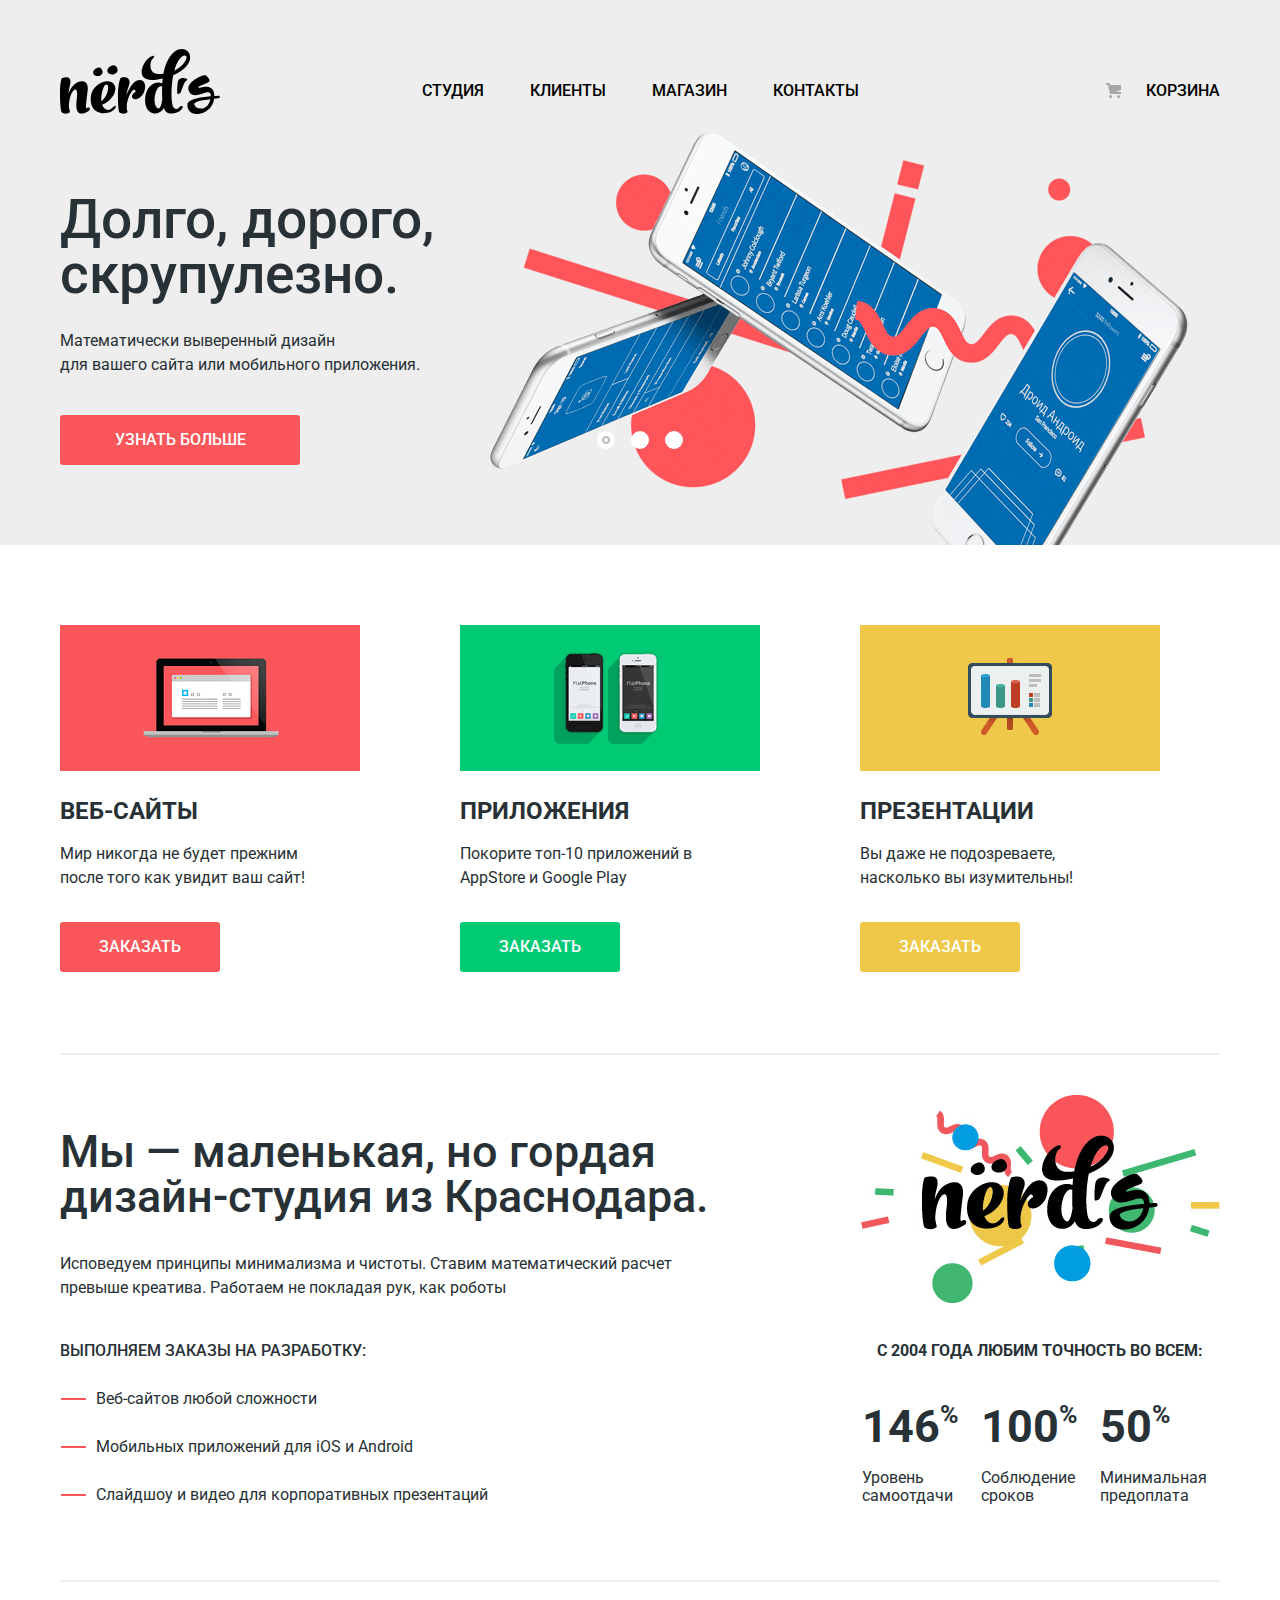
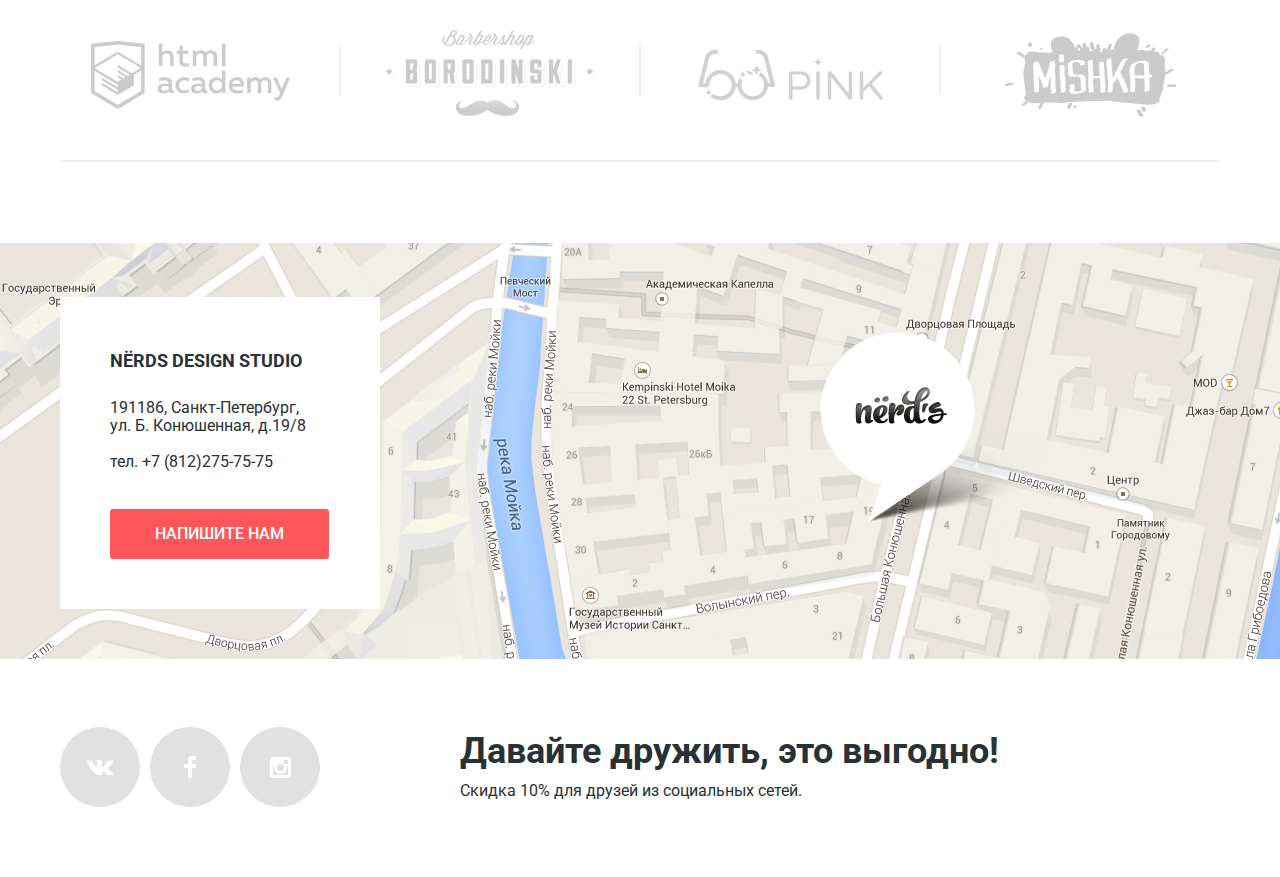
<file: index.html>
<!DOCTYPE html>
<html lang="ru">

<head>
    <meta charset="utf-8">
    <title>HTML Academy: Нёрдс</title>
    <link href="https://fonts.googleapis.com/css?family=Roboto:400,500,700&amp;subset=cyrillic" rel="stylesheet">
    <link rel="stylesheet" href="css/normalize.css">
    <link rel="stylesheet" href="css/style.min.css">
</head>

<body>
    <header class="main-header">
        <nav class="main-navigation container">
            <a class="main-header-logo">
                <img src="img/nerds-logo.svg" width="160" height="65" alt="Логотип Nerds">
            </a>
            <ul class="site-navigation">
                <li><a href="#">Студия</a></li>
                <li><a href="#">Клиенты</a></li>
                <li><a href="nerds-catalog.html">Магазин</a></li>
                <li><a href="#">Контакты</a></li>
            </ul>
            <ul class="cart">
                <li><a class="cart-link" href="#">Корзина</a></li>
            </ul>
        </nav>
    </header>
    <main>
        <h1 class="visually-hidden">Дизайн-студия Nerds</h1>
        <section class="slider">
            <div class="container">
                <h2 class="visually-hidden">Преимущества</h2>
                <input class="visually-hidden" type="radio" id="product-1" name="toggle" checked>
                <input class="visually-hidden" type="radio" id="product-2" name="toggle">
                <input class="visually-hidden" type="radio" id="product-3" name="toggle">
                <div class="slider-controls">
                    <label class="slider-controls-item slider-controls-item--1" for="product-1">Первый</label>
                    <label class="slider-controls-item slider-controls-item--2" for="product-2">Второй</label>
                    <label class="slider-controls-item slider-controls-item--3" for="product-3">Третий</label>
                </div>
                <ul class="slider-list">
                    <li class="slider-item">
                        <h3>Долго, дорого,<br> скрупулезно.</h3>
                        <p>Математически выверенный дизайн<br> для вашего сайта или мобильного приложения.</p>
                        <a class="btn btn-red" href="#">Узнать больше</a>
                    </li>
                    <li class="slider-item">
                        <h3>Любим математику как никто другой</h3>
                        <p>Никакого креатива, только математические формулы для расчета идеальных пропорций.</p>
                        <a class="btn btn-red" href="#">Узнать больше</a>
                    </li>
                    <li class="slider-item">
                        <h3>Только ночь,<br> только хардкор</h3>
                        <p>Работать днем, как все? Мы против этого.<br> Ближе к полуночи работа только начинается.</p>
                        <a class="btn btn-red" href="#">Узнать больше</a>
                    </li>
                </ul>
            </div>
        </section>
        <section class="services">
            <h2 class="visually-hidden">Наши услуги</h2>
            <ul class="services-list container">
                <li class="services-item services-item-suites">
                    <h3 class="services-item-title">Веб-сайты</h3>
                    <p class="services-item-comment">Мир никогда не будет прежним после&nbsp;того как увидит ваш сайт!</p>
                    <a class="btn btn-red" href="#">Заказать</a>
                </li>
                <li class="services-item services-item-applications">
                    <h3 class="services-item-title">Приложения</h3>
                    <p class="services-item-comment">Покорите топ-10 приложений в AppStore и Google Play</p>
                    <a class="btn btn-green" href="#">заказать</a>
                </li>
                <li class="services-item services-item-presentations">
                    <h3 class="services-item-title">Презентации</h3>
                    <p class="services-item-comment">Вы даже не подозреваете, насколько&nbsp;вы изумительны!</p>
                    <a class="btn btn-yellow" href="#">заказать</a>
                </li>
            </ul>
        </section>
        <section class="about-us container">
            <div class="about-us-left-column">
                <h2 class="visually-hidden">О нас</h2>
                <b class="about-us-we">Мы &mdash; маленькая, но гордая дизайн-студия из Краснодара.</b>
                <p class="about-us-principles">Исповедуем принципы минимализма и чистоты. Ставим математический расчет превыше креатива. Работаем не покладая рук, как роботы</p>
                <p class="about-us-services">Выполняем заказы на разработку:</p>
                <ul class="about-us-services-list">
                    <!--Над именами классов этого раздела надо ещё подумать-->
                    <li class="about-us-services-item">Веб-сайтов любой сложности</li>
                    <li class="about-us-services-item">Мобильных приложений для iOS и Android</li>
                    <li class="about-us-services-item">Слайдшоу и видео для корпоративных презентаций</li>
                </ul>
            </div>
            <div class="about-us-right-column">
                <img src="img/nerds-firework.png" width="360" height="208" alt="Картинка Nerds феерверк">
                <p class="about-us-table-title">С 2004 года любим точность во всем:</p>
                <table class="about-us-table">
                    <tr>
                        <td class="about-us-table-percent-figure">146<sup class="about-us-table-percent-simbol">%</sup></td>
                        <td class="about-us-table-percent-figure">100<sup class="about-us-table-percent-simbol">%</sup></td>
                        <td class="about-us-table-percent-figure">50<sup class="about-us-table-percent-simbol">%</sup></td>
                    </tr>
                    <tr class="about-us-table-text">
                        <td class="about-us-table-text">Уровень самоотдачи</td>
                        <td class="about-us-table-text">Соблюдение сроков</td>
                        <td class="about-us-table-text">Минимальная предоплата</td>
                </table>
            </div>
        </section>
        <section class="partners">
            <h2 class="visually-hidden">Наши партнеры</h2>
            <div class="wrap container">
                <a class="wrap-item" href="https://htmlacademy.ru/intensive/htmlcss">
                      <img src="img/html-academy-logo.png" width="199" height="68" alt="html-academy-logo">
                  </a>
                <a class="wrap-item" href="#">
                      <img src="img/borodinski-logo.png" width="209" height="90" alt="Borodinski-logo">
                  </a>
                <a class="wrap-item" href="#">
                      <img src="img/pink-logo.png" width="185" height="52" alt="Pink-logo">
                  </a>
                <a class="wrap-item" href="#">
                      <img src="img/mishka-logo.png" width="173" height="84" alt="Mishka-logo">
                  </a>
            </div>
        </section>
    </main>
    <footer class="main-footer">
        <section class="map-contacts">
            <h2 class="visually-hidden">Как нас найти</h2>
            <iframe src="https://www.google.com/maps/embed?pb=!1m18!1m12!1m3!1d1998.59910436516!2d30.320894616394266!3d59.93879418187623!2m3!1f0!2f0!3f0!3m2!1i1024!2i768!4f13.1!3m3!1m2!1s0x4696310fca5ba729%3A0xea9c53d4493c879f!2z0JHQvtC70YzRiNCw0Y8g0JrQvtC90Y7RiNC10L3QvdCw0Y8g0YPQuy4sIDE5LCDQodCw0L3QutGCLdCf0LXRgtC10YDQsdGD0YDQsywgMTkxMTg2!5e0!3m2!1sru!2sru!4v1512935426668" allowfullscreen></iframe>
            <div class="container">
                <div class="we-in-real">
                    <h3 class="nerds-name">nёrds design studio</h3>
                    <p class="address">191186, Санкт-Петербург, ул.&nbsp;Б. Конюшенная, д.19/8</p>
                    <p class="telephone">тел. +7 (812)275-75-75</p>
                    <a class="btn btn-red write-us-open" href="writeus.html">Напишите нам</a>
                </div>
            </div>
        </section>

        <div class="footer-bottom container">
            <div class="footer-social">
                <a class="social-btn" href="#" target="_blank">
                    <span class="visually-hidden">vk</span>
                    <svg xmlns="http://www.w3.org/2000/svg" width="26" height="15" viewBox="0 0 26 15"><path fill="#FFF" d="M16.138 11.51c.956-.309 2.18 2.04 3.483 2.939.978.681 1.727.534 1.727.534l3.473-.05s1.815-.112.957-1.554c-.071-.12-.503-1.069-2.585-3.022-2.177-2.043-1.882-1.712.739-5.244 1.597-2.153 2.236-3.468 2.036-4.028-.192-.539-1.365-.399-1.365-.399L20.69.713c-.381.001-.704.119-.851.515-.003.004-.621 1.666-1.445 3.079-1.741 2.989-2.436 3.148-2.724 2.961-.661-.433-.494-1.737-.494-2.664 0-2.897.432-4.105-.846-4.417-.427-.104-.739-.172-1.828-.182-1.392-.021-2.574 0-3.244.329-.445.223-.786.712-.579.74.26.035.843.16 1.155.586.401.552.389 1.789.389 1.789s.229 3.411-.54 3.834c-.528.29-1.25-.302-2.803-3.016-.793-1.388-1.392-2.922-1.392-2.922s-.116-.285-.326-.441c-.25-.185-.6-.244-.6-.244L.848.684S.29.7.085.946c-.182.218-.015.668-.015.668s2.909 6.881 6.203 10.347c3.02 3.182 6.452 2.971 6.452 2.971h1.555s.469-.054.709-.312c.224-.24.214-.691.214-.691s-.031-2.109.935-2.419z"/></svg>
                </a>
                <a class="social-btn" href="#" target="_blank">
                    <span class="visually-hidden">facebook</span>
                    <svg xmlns="http://www.w3.org/2000/svg" width="12" height="22" viewBox="0 0 12 22"><path fill="#FFF" d="M12 4V0H8a4 4 0 0 0-4 4v4H0v4h4v10h4V12h4V8H8V4h4z"/></svg>
                </a>
                <a class="social-btn" href="#" target="_blank">
                    <span class="visually-hidden">instagram</span>
                    <svg xmlns="http://www.w3.org/2000/svg" width="21" height="21" viewBox="0 0 21 21"><path fill="#FFF" d="M18 0H3C1.35 0 0 1.35 0 3v15c0 1.65 1.35 3 3 3h15c1.65 0 3-1.35 3-3V3c0-1.65-1.35-3-3-3zm-7.5 7c1.93 0 3.5 1.57 3.5 3.5S12.43 14 10.5 14 7 12.43 7 10.5 8.57 7 10.5 7zM18 18H3V9h1.181A6.504 6.504 0 0 0 4 10.5a6.5 6.5 0 1 0 13 0 6.45 6.45 0 0 0-.181-1.5H18v9zm0-11h-4V3h4v4z"/></svg>
                </a>
            </div>
            <div class="discount-container">
                <b class="footer-lets-be-friends">Давайте дружить, это выгодно!</b>
                <p class="footer-discount">Скидка 10% для друзей из социальных сетей.</p>
            </div>
        </div>
    </footer>
    <section class="write-us">
        <button class="btn-close" type="button">Закрыть</button>
        <form class="write-us-form" method="post" action="#">
            <p class="write-us-form-title">Напишите нам</p>
            <p class="field-title">
                <label for="Your-name">Ваше имя:</label>
                <input id="Your-name" type="text" name="Your-name" value="" placeholder="Представьтесь, пожалуйста">
            </p>
            <p class="field-title">
                <label for="Your-e-mail">Ваш e-mail:</label>
                <input id="Your-e-mail" type="text" name="to" value="" placeholder="Для отправки ответа">
            </p>
            <p class="field-text">
                <label for="comment-field">Текст письма:</label>
                <textarea name="comment" id="comment-field" rows="4" placeholder="В свободной форме"></textarea>
            </p>
            <button class="btn btn-red" type="submit">Отправить</button>
        </form>
    </section>
    <script src="js/main.min.js"></script>
</body>

</html>
</file>
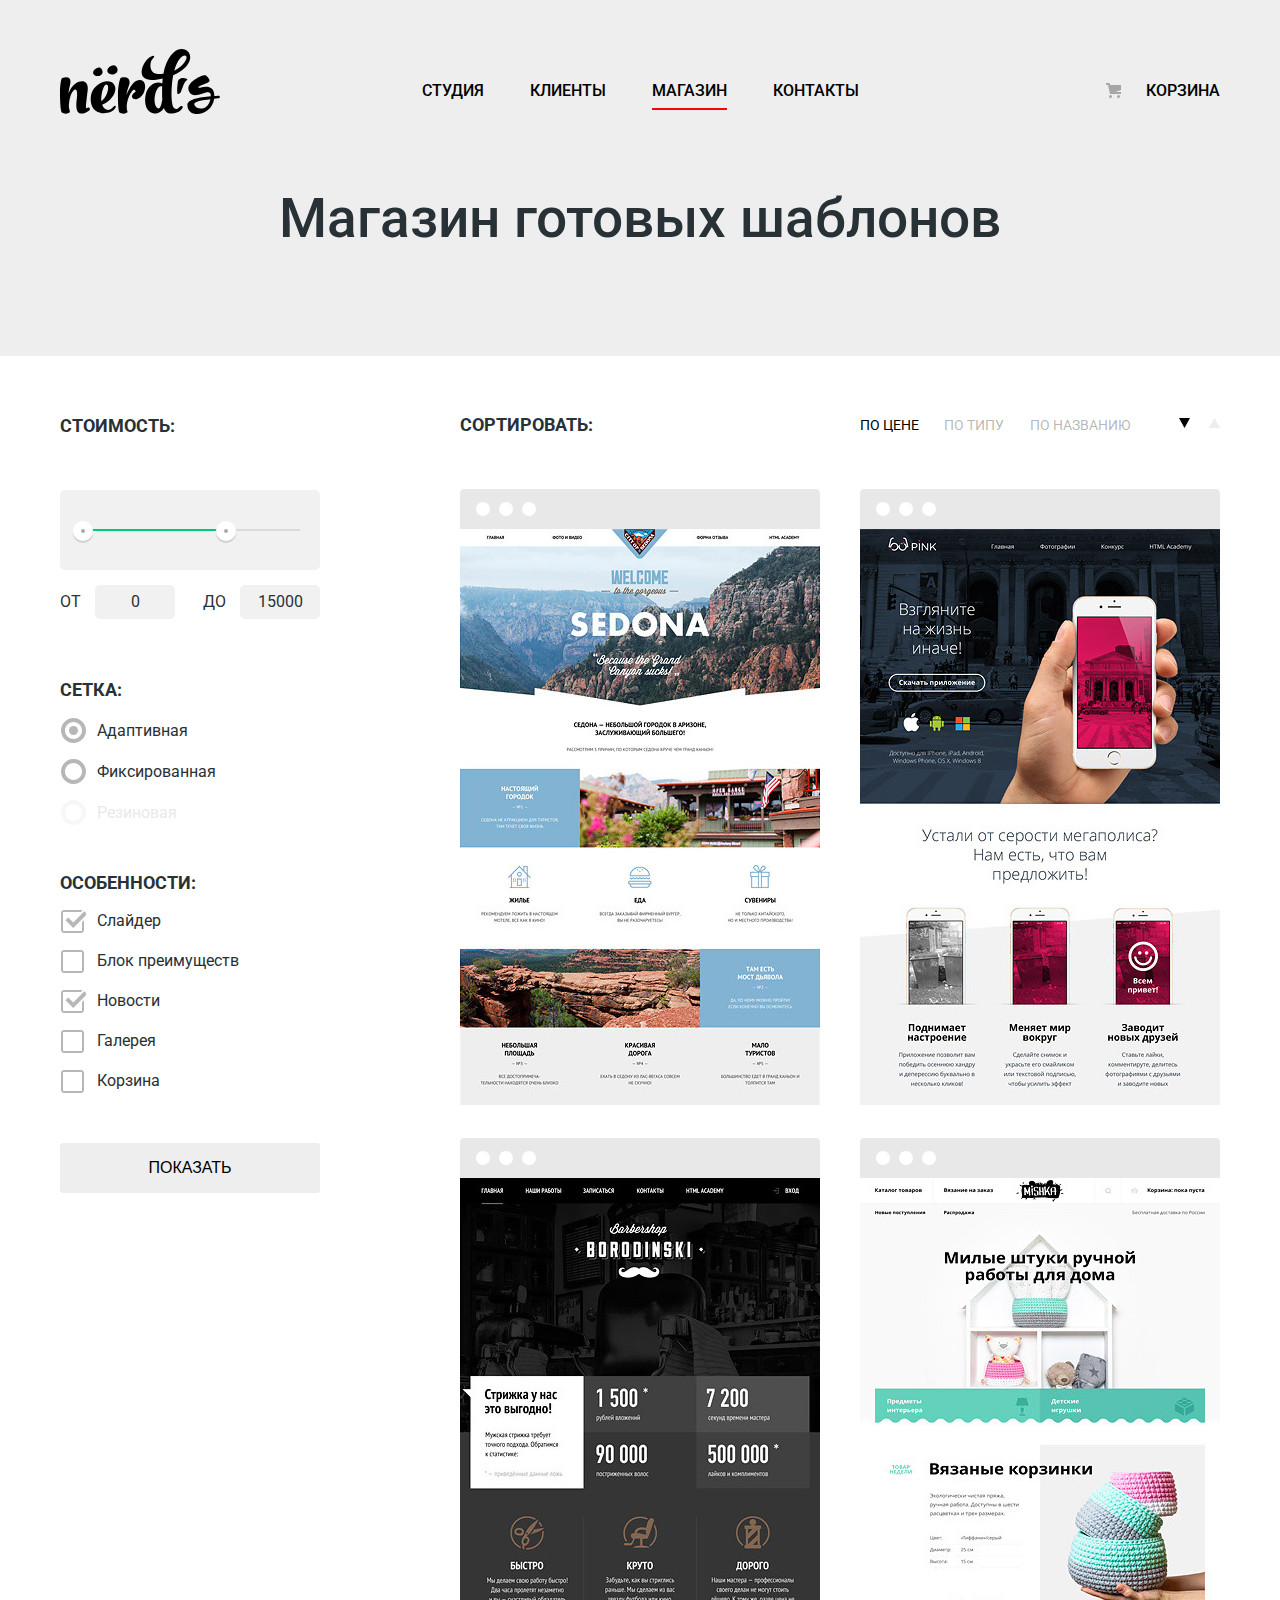
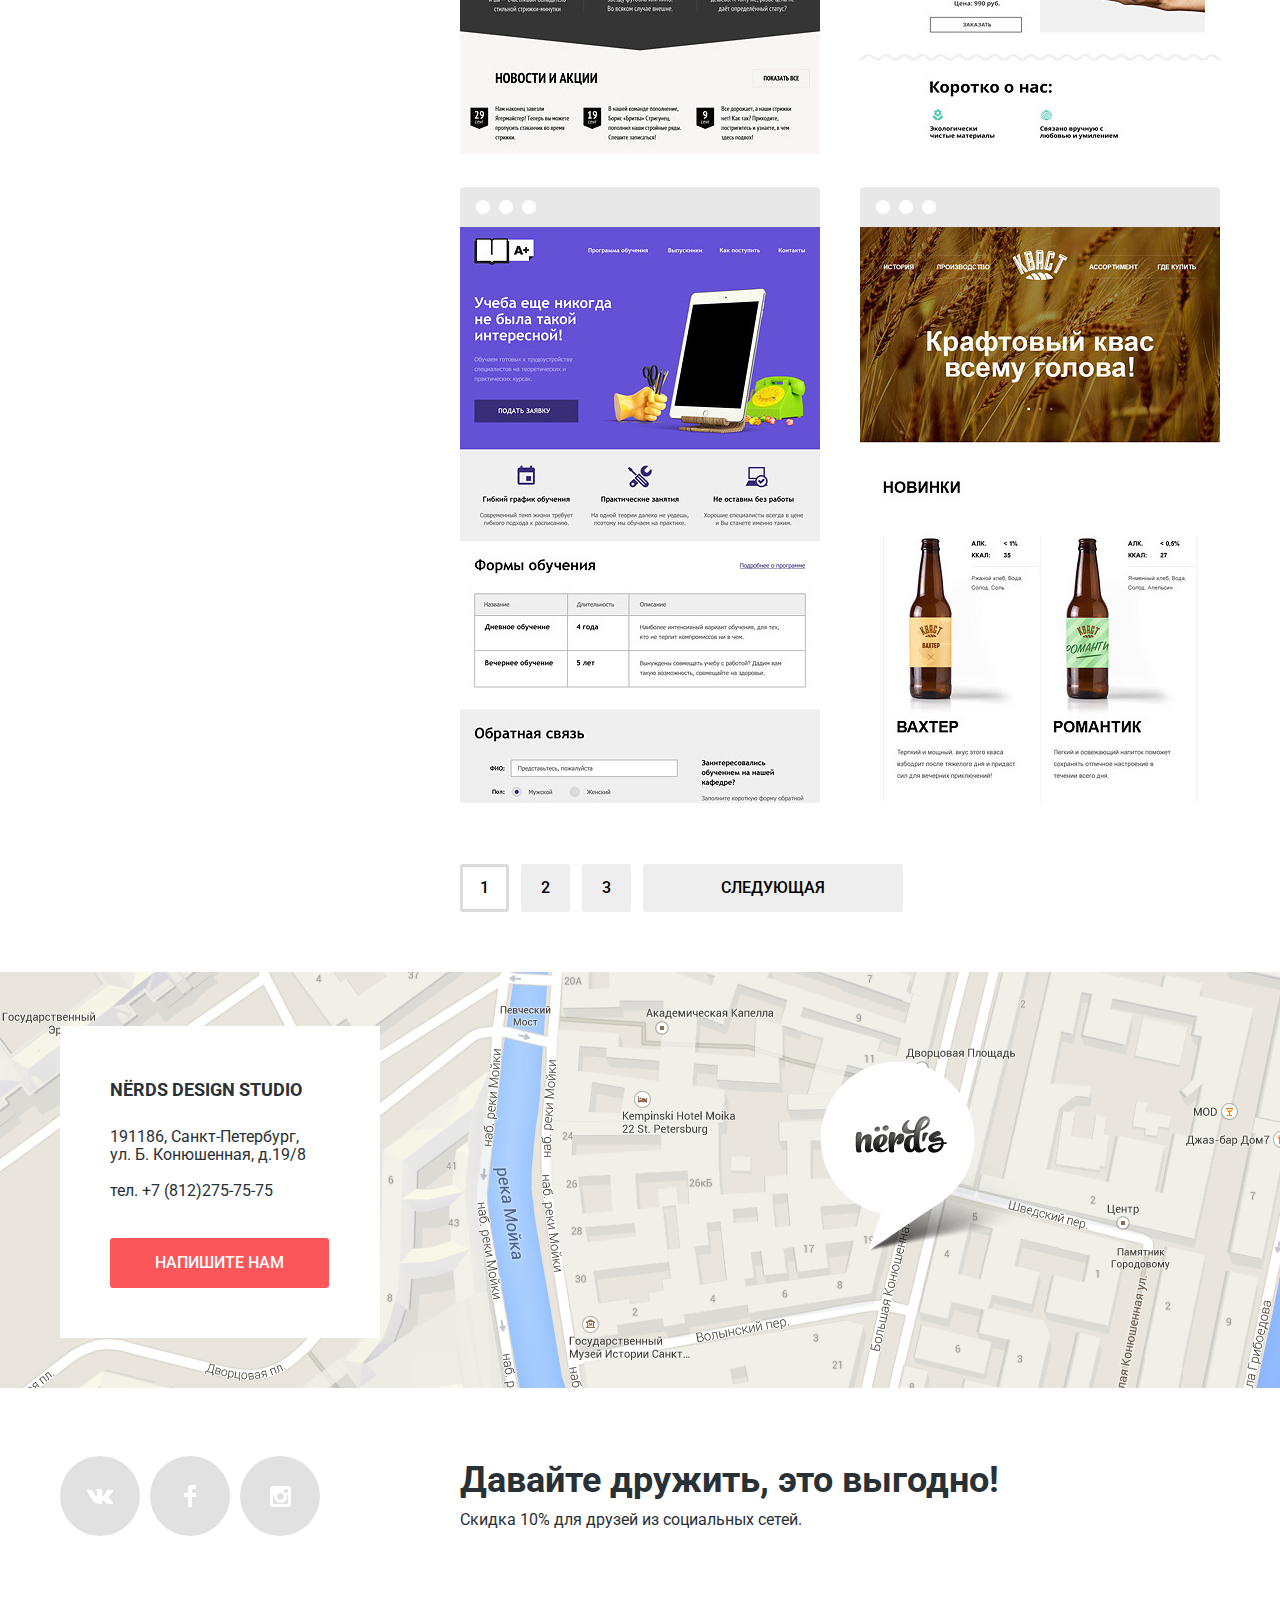
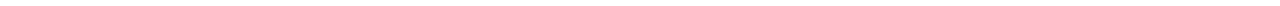
<file: nerds-catalog.html>
<!DOCTYPE html>
<html lang="ru">

<head>
    <meta charset="utf-8">
    <title>HTML Academy: Нёрдс</title>
    <link href="https://fonts.googleapis.com/css?family=Roboto:400,500,700&amp;subset=cyrillic" rel="stylesheet">
    <link rel="stylesheet" href="css/normalize.css">
    <link rel="stylesheet" href="css/style.css">
</head>

<body>
    <header class="main-header">
        <nav class="main-navigation container">
            <a class="main-header-logo" href="index.html">
                <img src="img/nerds-logo.svg" width="160" height="65" alt="Логотип Nerds">
            </a>
            <ul class="site-navigation">
                <li><a href="#">Студия</a></li>
                <li><a href="#">Клиенты</a></li>
                <li><a class="current-page" href="nerds-catalog.html">Магазин</a></li>
                <li><a href="#">Контакты</a></li>
            </ul>
            <ul class="cart">
                <li><a class="cart-link" href="#">Корзина</a></li>
            </ul>
        </nav>
    </header>
    <main>
        <div class="page-title">
            <h1 class="page-title-text container">Магазин готовых шаблонов</h1>
        </div>
        <div class="catalog-columns container">
            <section class="filters">
                <h2 class="visually-hidden">Выбор по параметрам</h2>
                <form class="filter" method="get" action="https://echo.htmlacademy.ru">
                    <fieldset>
                        <legend>Стоимость:</legend>
                        <div class="range-filter">
                            <div class="range-controls">
                                <div class="scale">
                                    <div class="bar"></div>
                                </div>
                                <div class="toggle toggle-min"></div>
                                <div class="toggle toggle-max"></div>
                            </div>
                            <div class="price-controls">
                                <label class="min-price">от <input name="min-price" type="text" value="0"></label>
                                <label class="max-price">до <input name="max-price" type="text" value="15000"></label>
                            </div>
                        </div>
                    </fieldset>
                    <fieldset>
                        <legend class="form-legend">Сетка:</legend>
                        <ul class="grid-options">
                            <li class="filter-option-radio">
                                <input class="visually-hidden filter-input-radio" type="radio" name="grid" value="adaptive-grid" id="parameter-adaptive-grid" checked>
                                <!--Ввести дополнительный класс?-->
                                <label for="parameter-adaptive-grid">Адаптивная</label>
                            </li>
                            <li class="filter-option-radio">
                                <input class="visually-hidden filter-input-radio" type="radio" name="grid" value="fixed-grid" id="parameter-fixed-grid">
                                <label for="parameter-fixed-grid">Фиксированная</label>
                            </li>
                            <li class="filter-option-radio">
                                <input class="visually-hidden filter-input-radio" type="radio" name="grid" value="fluid-grid" id="parameter-fluid-grid" disabled>
                                <label for="parameter-fluid-grid">Резиновая</label>
                            </li>
                        </ul>
                    </fieldset>
                    <fieldset>
                        <legend class="form-legend">Особенности:</legend>
                        <ul class="features-options">
                            <li class="filter-option-checkbox">
                                <input class="visually-hidden filter-input-checkbox" type="checkbox" name="slider" id="slider-field" checked>
                                <label for="slider-field">Слайдер</label>
                            </li>
                            <li class="filter-option-checkbox">
                                <input class="visually-hidden filter-input-checkbox" type="checkbox" name="advantage-unit" id="advantage-unit-field">
                                <label for="advantage-unit-field">Блок преимуществ</label>
                            </li>
                            <li class="filter-option-checkbox">
                                <input class="visually-hidden filter-input-checkbox" type="checkbox" name="news" id="news-field" checked>
                                <label for="news-field">Новости</label>
                            </li>
                            <li class="filter-option-checkbox">
                                <input class="visually-hidden filter-input-checkbox" type="checkbox" name="gallery" id="gallery-field">
                                <label for="gallery-field">Галерея</label>
                            </li>
                            <li class="filter-option-checkbox">
                                <input class="visually-hidden filter-input-checkbox" type="checkbox" name="cart" id="cart-field">
                                <label for="cart-field">Корзина</label>
                            </li>
                        </ul>
                    </fieldset>
                    <button class="btn btn-gray" type="submit">Показать</button>
                </form>
            </section>
            <section class="catalog">
                <h2 class="visually-hidden">Каталог</h2>
                <div class="sorting">
                    <b class="sorting-title">Сортировать:</b>
                    <ul class="sorting-list">
                        <li class="sorting-item active">
                            <a href="#">По цене</a>
                        </li>
                        <li class="sorting-item">
                            <a href="#">По типу</a>
                        </li>
                        <li class="sorting-item">
                            <a href="#">По названию</a>
                        </li>
                    </ul>
                    <div class="sorting-arrows">
                        <a class="sorting-arrow active" href="#">
                            <span class="visually-hidden">По убыванию</span>
                            <svg xmlns="http://www.w3.org/2000/svg" width="11" height="10" viewBox="0 0 11 10"><path d="M5.5 10L0 0h11"/></svg>
                        </a>
                        <a class="sorting-arrow" href="#">
                            <span class="visually-hidden">По взрастанию</span>
                            <svg xmlns="http://www.w3.org/2000/svg" width="11" height="10" viewBox="0 0 11 10"><path d="M5.5 0L0 10h11z"/></svg>
                        </a>
                    </div>
                </div>
                <ul class="catalog-list">
                    <li class="catalog-item">
                        <div class="catalog-item-hover">
                            <a class="catalog-item-title" href="#">
                                <h3>Sedona</h3>
                            </a>
                            <p class="catalog-item-comment">Информационный сайт для&nbsp;туристов</p>
                            <a class="btn btn-red" href="#">9900 руб.</a>
                        </div>
                        <div class="catalog-item-picture">
                            <img src="img/sedona.jpg" alt="Макет сайта Седона" width="360" height="576">
                        </div>
                    </li>
                    <li class="catalog-item">
                        <div class="catalog-item-hover">
                            <a class="catalog-item-title" href="#">
                                <h3>Pink app</h3>
                            </a>
                            <p class="catalog-item-comment">Продуктовый лендинг приложения для iOS и Android</p>
                            <a class="btn btn-red" href="#">9900 руб.</a>
                        </div>
                        <div class="catalog-item-picture">
                            <img src="img/pink.jpg" alt="Макет сайта Пинк" width="360" height="576">
                        </div>
                    </li>
                    <li class="catalog-item">
                        <div class="catalog-item-hover">
                            <a class="catalog-item-title" href="#">
                                <h3>Barbershop</h3>
                            </a>
                            <p class="catalog-item-comment">Сайт салоны красоты. Для&nbsp;мужчин, да.</p>
                            <a class="btn btn-red" href="#">9900 руб.</a>
                        </div>
                        <div class="catalog-item-picture">
                            <img src="img/barbershop.jpg" alt="Макет сайта Барбершоп" width="360" height="576">
                        </div>
                    </li>
                    <li class="catalog-item">
                        <div class="catalog-item-hover">
                            <a class="catalog-item-title" href="#">
                                <h3>Mishka</h3>
                            </a>
                            <p class="catalog-item-comment">Интернет-магазин вязаных&nbsp;игрушек</p>
                            <a class="btn btn-red" href="#">9900 руб.</a>
                        </div>
                        <div class="catalog-item-picture">
                            <img src="img/mishka.jpg" alt="Макет сайта Мишка" width="360" height="576">
                        </div>
                    </li>
                    <li class="catalog-item">
                        <div class="catalog-item-hover">
                            <a class="catalog-item-title" href="#">
                                <h3>A plus</h3>
                            </a>
                            <p class="catalog-item-comment">Лендинг курсов повышения квалификации</p>
                            <a class="btn btn-red" href="#">9900 руб.</a>
                        </div>
                        <div class="catalog-item-picture">
                            <img src="img/a-plus.jpg" alt="Макет сайта А плюс" width="360" height="576">
                        </div>
                    </li>
                    <li class="catalog-item">
                        <div class="catalog-item-hover">
                            <a class="catalog-item-title" href="#">
                                <h3>Кваст</h3>
                            </a>
                            <p class="catalog-item-comment">Промо-сайт производителя крафтового кваса</p>
                            <a class="btn btn-red" href="#">9900 руб.</a>
                        </div>
                        <div class="catalog-item-picture">
                            <img src="img/kvast.jpg" alt="Макет сайта Кваст" width="360" height="576">
                        </div>
                    </li>
                </ul>
                <div class="pagination">
                    <ul class="pagination-list">
                        <li class="pagination-item pagination-item-current"><a href="#">1</a></li>
                        <li class="pagination-item"><a href="#">2</a></li>
                        <li class="pagination-item"><a href="#">3</a></li>
                        <li class="pagination-item-next"><a href="#">Следующая</a></li>
                    </ul>
                </div>
            </section>
        </div>
    </main>
    <footer class="main-footer">
        <section class="map-contacts">
            <h2 class="visually-hidden">Как нас найти</h2>
            <iframe src="https://www.google.com/maps/embed?pb=!1m18!1m12!1m3!1d1998.59910436516!2d30.320894616394266!3d59.93879418187623!2m3!1f0!2f0!3f0!3m2!1i1024!2i768!4f13.1!3m3!1m2!1s0x4696310fca5ba729%3A0xea9c53d4493c879f!2z0JHQvtC70YzRiNCw0Y8g0JrQvtC90Y7RiNC10L3QvdCw0Y8g0YPQuy4sIDE5LCDQodCw0L3QutGCLdCf0LXRgtC10YDQsdGD0YDQsywgMTkxMTg2!5e0!3m2!1sru!2sru!4v1512935426668" allowfullscreen></iframe>
            <div class="container">
                <div class="we-in-real">
                    <h3 class="nerds-name">nёrds design studio</h3>
                    <p class="address">191186, Санкт-Петербург, ул.&nbsp;Б. Конюшенная, д.19/8</p>
                    <p class="telephone">тел. +7 (812)275-75-75</p>
                    <a class="btn btn-red write-us-open" href="writeus.html">Напишите нам</a>
                </div>
            </div>
        </section>

        <div class="footer-bottom container">
            <div class="footer-social">
                <a class="social-btn" href="#" target="_blank">
                    <span class="visually-hidden">vk</span>
                    <svg xmlns="http://www.w3.org/2000/svg" width="26" height="15" viewBox="0 0 26 15"><path fill="#FFF" d="M16.138 11.51c.956-.309 2.18 2.04 3.483 2.939.978.681 1.727.534 1.727.534l3.473-.05s1.815-.112.957-1.554c-.071-.12-.503-1.069-2.585-3.022-2.177-2.043-1.882-1.712.739-5.244 1.597-2.153 2.236-3.468 2.036-4.028-.192-.539-1.365-.399-1.365-.399L20.69.713c-.381.001-.704.119-.851.515-.003.004-.621 1.666-1.445 3.079-1.741 2.989-2.436 3.148-2.724 2.961-.661-.433-.494-1.737-.494-2.664 0-2.897.432-4.105-.846-4.417-.427-.104-.739-.172-1.828-.182-1.392-.021-2.574 0-3.244.329-.445.223-.786.712-.579.74.26.035.843.16 1.155.586.401.552.389 1.789.389 1.789s.229 3.411-.54 3.834c-.528.29-1.25-.302-2.803-3.016-.793-1.388-1.392-2.922-1.392-2.922s-.116-.285-.326-.441c-.25-.185-.6-.244-.6-.244L.848.684S.29.7.085.946c-.182.218-.015.668-.015.668s2.909 6.881 6.203 10.347c3.02 3.182 6.452 2.971 6.452 2.971h1.555s.469-.054.709-.312c.224-.24.214-.691.214-.691s-.031-2.109.935-2.419z"/></svg>
                </a>
                <a class="social-btn" href="#" target="_blank">
                    <span class="visually-hidden">facebook</span>
                    <svg xmlns="http://www.w3.org/2000/svg" width="12" height="22" viewBox="0 0 12 22"><path fill="#FFF" d="M12 4V0H8a4 4 0 0 0-4 4v4H0v4h4v10h4V12h4V8H8V4h4z"/></svg>
                </a>
                <a class="social-btn" href="#" target="_blank">
                    <span class="visually-hidden">instagram</span>
                    <svg xmlns="http://www.w3.org/2000/svg" width="21" height="21" viewBox="0 0 21 21"><path fill="#FFF" d="M18 0H3C1.35 0 0 1.35 0 3v15c0 1.65 1.35 3 3 3h15c1.65 0 3-1.35 3-3V3c0-1.65-1.35-3-3-3zm-7.5 7c1.93 0 3.5 1.57 3.5 3.5S12.43 14 10.5 14 7 12.43 7 10.5 8.57 7 10.5 7zM18 18H3V9h1.181A6.504 6.504 0 0 0 4 10.5a6.5 6.5 0 1 0 13 0 6.45 6.45 0 0 0-.181-1.5H18v9zm0-11h-4V3h4v4z"/></svg>
                </a>
            </div>
            <div class="discount-container">
                <b class="footer-lets-be-friends">Давайте дружить, это выгодно!</b>
                <p class="footer-discount">Скидка 10% для друзей из социальных сетей.</p>
            </div>
        </div>
    </footer>
    <section class="write-us">
        <button class="btn-close" type="button">Закрыть</button>
        <form class="write-us-form" method="post" action="#">
            <p class="write-us-form-title">Напишите нам</p>
            <p class="field-title">
                <label for="Your-name">Ваше имя:</label>
                <input id="Your-name" type="text" name="Your-name" value="" placeholder="Представьтесь, пожалуйста">
            </p>
            <p class="field-title">
                <label for="Your-e-mail">Ваш e-mail:</label>
                <input id="Your-e-mail" type="text" name="to" value="" placeholder="Для отправки ответа">
            </p>
            <p class="field-text">
                <label for="comment-field">Текст письма:</label>
                <textarea name="comment" id="comment-field" rows="4" placeholder="В свободной форме"></textarea>
            </p>
            <button class="btn btn-red" type="submit">Отправить</button>
        </form>
    </section>
    <script src="js/main.min.js"></script>
</body>

</html>
</file>
<file: css/style.css>
body {
    min-width: 1200px;
    margin: 0;
    padding: 0;

    font-family: "Roboto", Arial, sans-serif;
    font-size: 16px;
    line-height: 24px;
    font-weight: 400;
    color: #283136;

    background-color: #ffffff;
}

.visually-hidden {
    position: absolute;
    width: 1px;
    height: 1px;
    margin: -1px;
    border: 0;
    padding: 0;
    clip: rect(0 0 0 0);
    overflow: hidden;
}

a {
    text-decoration: none;
}

.btn {
    display: block;
    padding: 16px 0;
    

    font-size: 16px;
    line-height: 18px;
    font-weight: 500;
    color: rgba(255, 255, 255, 1);
    text-transform: uppercase;
    text-align: center;
    text-decoration: none;

    background-color: #fb565a;
    border-radius: 3px;
    border: none;
}
.btn:focus {
    outline: 0;
}
.btn:active {
    -webkit-box-shadow: inset 0 3px 0 rgba(0, 1, 1, 0.1);
            box-shadow: inset 0 3px 0 rgba(0, 1, 1, 0.1);
}

.btn-red {
    background-color: #fb565a;
}
.btn-red:hover,
.btn-red:focus {
    background-color: #e74246;
}
.btn-red:active {
    color: rgba(255, 255, 255, 0.3);
    background-color: #d7373b;
}

.btn-green {
    background-color: #00ca74;
}
.btn-green:hover,
.btn-green:focus {
    background-color: #00bc6c;
}
.btn-green:active {
    color: rgba(255, 255, 255, 0.3);
    background-color: #00aa62;
}

.btn-yellow {
    background-color: #efc84a;
}
.btn-yellow:hover,
.btn-yellow:focus {
    background-color: #eab534;
}
.btn-yellow:active {
    color: rgba(255, 255, 255, 0.3);
    background-color: #e5a722;
}

.btn-gray {
    color: rgba(0, 0, 0, 1);
    background-color: #eeeeee;
}
.btn-gray:hover,
.btn-gray:focus {
    background-color: #dfdfdf;
}
.btn-gray:active {
    color: rgba(0, 0, 0, 0.3);

    background-color: #d5d5d5;
}
.container {
    width: 1200px;
    padding: 0 20px;
    margin: 0 auto;
    -webkit-box-sizing: border-box;
    box-sizing: border-box;
}

.main-header {
    background-color: #eeeeee;
}

.main-navigation {
    display: -webkit-box;
    display: -ms-flexbox;
    display: flex;   

    font-size: 16px;
    line-height: 30px;
    font-weight: 500;
    text-transform: uppercase;
}
.main-header-logo {
    margin: 0;
    padding: 0;
    margin-top: 49px;
    margin-right: 195px;
    margin-bottom: 0;
}
.main-header-logo:hover,
.main-header-logo:focus {
    opacity: 0.8;
    outline: 0;
}
.main-header-logo:active {
    opacity: 0.3;
}
.site-navigation {
    display: -webkit-box;
    display: -ms-flexbox;
    display: flex;
    flex-wrap: wrap;
    width: 640px;
    margin-top: 76px;
    margin-bottom: 0;
    padding: 0;
    padding-left: 7px;

    list-style: none;
}

.cart {
    margin-top: 76px;
    margin-bottom: 0;

    list-style: none;
}

.cart-link {
    position: relative;
    padding-left: 50px;
}

.cart-link::before {
    content: "";

    position: absolute;
    top: 2px;
    left: 10px;

    width: 16px;
    height: 18px;

    background-image: url("../img/cart-icon.svg");
    background-repeat: no-repeat;
    background-position: 0 0;
}

.site-navigation a {
    color: #000000;
    margin-right: 46px;
}
.cart-link {
    color: #000000;
}
.site-navigation a:hover,
.cart-link:hover,
.site-navigation a:focus,
.cart-link:focus {
    color: #fb565a;
    outline: 0;
}

.site-navigation a:active,
.cart-link:active {
    color: rgba(0, 0, 0, 0.3);
}

.site-navigation .current-page {
    position: relative;
}
.site-navigation .current-page::after {
    position: absolute;
    content: "";
    
    width: 100%;
    height: 2px;
    left: 0;
    bottom: -10px;
    
    background-color: red;
    
}
/*----------------------------------------Слайдер----------------------------------------*/
.slider {
    position: relative;

    background-color: #eeeeee;
}

.slider-controls {
    position: absolute;
    left: 50%;
    bottom: 104px;
    z-index: 100;

    width: 160px;
    height: 18px;

    text-align: center;
    font-size: 0;
    -webkit-transform: translateX(-50%);
        -ms-transform: translateX(-50%);
            transform: translateX(-50%);
}

.slider-controls label {
    position: relative;

    display: inline-block;
    vertical-align: top;
    width: 18px;
    height: 18px;
    padding: 8px;

    border-radius: 50%;
    cursor: pointer;
}

.slider-controls label::after {
    content: "";

    position: absolute;
    top: 8px;
    left: 8px;
    z-index: 1;

    width: 18px;
    height: 18px;

    background: #ffffff;

    border-radius: 50%;
}

.slider-list {
    margin: 0;
    padding: 0;

    list-style: none;
}

.slider-item {
    display: none;
    padding: 68px 0 80px 0;
}

.slider-item:nth-child(1) {
    background-image: url("../img/slider-picture-1.png");
    background-repeat: no-repeat;
    background-position: 93% 8px;
}

.slider-item:nth-child(2) {
    background-image: url("../img/slider-picture-2.png");
    background-repeat: no-repeat;
    background-position: 100% 0;
}

.slider-item:nth-child(3) {
    background-image: url("../img/slider-picture-3.png");
    background-repeat: no-repeat;
    background-position: 100% 20px;
}

#product-1:checked ~ .slider-list .slider-item:nth-child(1) {
    display: block;
}

#product-2:checked ~ .slider-list .slider-item:nth-child(2) {
    display: block;
}

#product-3:checked ~ .slider-list .slider-item:nth-child(3) {
    display: block;
}

#product-1:checked ~ .slider-controls .slider-controls-item--1::before,
#product-2:checked ~ .slider-controls .slider-controls-item--2::before,
#product-3:checked ~ .slider-controls .slider-controls-item--3::before {
    content: "";
    position: absolute;
    left: 50%;
    top: 50%;
    z-index: 2;
    width: 4px;
    height: 4px;
    margin: -4px;
    background-color: inherit;
    border: 2px solid #c1c1c1;
    border-radius: 50%;
}

.slider-item h3 {
    max-width: 600px;
    margin: 0;
    margin-bottom: 27px;

    font-size: 55px;
    line-height: 55px;
    font-weight: 500;
}

.slider-item p {
    max-width: 430px;
    margin: 0;
    margin-bottom: 38px;
}

.slider .btn {
    width: 240px;
}

/*----------------------------------------Наши услуги----------------------------------------*/

.services {
    margin: 0;
    padding: 0;
}

.services-list {
    display: -webkit-box;
    display: -ms-flexbox;
    display: flex;
    -webkit-box-align: start;
        -ms-flex-align: start;
            align-items: flex-start;
    -webkit-box-pack: start;
        -ms-flex-pack: start;
            justify-content: flex-start;
    list-style: none;position: relative;
    padding-bottom: 83px;
}
.services-list::before {
    position: absolute;
    content: "";
    
    width: 1160px;
    height: 2px;
    left: 20px;
    bottom: 0;
    
    background-color: #eeeeee;
}

.services-item {
    position: relative;
    width: 300px;
    margin: 0;
    margin-right: 100px;
    margin-top: 80px;
    padding: 0;
}
.services-item::before {
    content: "";
    display: block;

    position: relative;
    top: 0px;
    left: 0;

    width: 300px;
    height: 146px;


    background-repeat: no-repeat;
    background-position: 0 0;
}
.services-item-suites::before {
        background-image: url("../img/services-item-suites-picture.png");
}
.services-item-applications::before {
        background-image: url("../img/services-item-applications-picture.png");
}
.services-item-presentations::before {
        background-image: url("../img/services-item-presentations-picture.png");
}

.services-item-title {
    font-size: 24px;
    line-height: 30px;
    font-weight: 700;
    text-transform: uppercase;
    margin-top: 25px;
    margin-bottom: 16px
}
.services-item-comment {
    margin: 0;
    margin-bottom: 32px;
    padding: 0;
}

.services .btn {
    width: 160px;
}

/*----------------------------------------О нас----------------------------------------*/

.about-us {
    display: -webkit-box;
    display: -ms-flexbox;
    display: flex;
    -webkit-box-pack: justify;
        -ms-flex-pack: justify;
            justify-content: space-between;
    -ms-flex-line-pack: center;
        align-content: center;
    padding-bottom: 40px;
    position: relative;
}
.about-us::before {
    position: absolute;
    content: "";
    
    width: 1160px;
    height: 2px;
    left: 20px;
    bottom: 0;
    
    background-color: #eeeeee;
}
.about-us-left-column {
    padding-top: 74px;
    width: 660px;
    padding-right: 140px;
}

.about-us-right-column {
    padding-top: 40px;
    width: 360px;
}

.about-us-we {
    margin: 0;
    padding: 0;
    font-size: 45px;
    line-height: 45px;
    font-weight: 500;
}
.about-us-principles {
    margin: 0;
    margin-top: 33px;
    padding: 0;
}
.about-us-services {
    margin: 0;
    margin-top: 39px;
    padding: 0;
    font-size: 16px;
    line-height: 24px;
    font-weight: 500;
    text-transform: uppercase;
}
.about-us-services-list {
    margin: 0;
    margin-top: 24px;
    padding: 0;
    padding-left: 36px;
    list-style: none;
}
.about-us-services-item {
    margin: 0;
    margin-bottom: 24px;
    padding: 0;
    position: relative;
    
}
.about-us-services-item::before {
    content: "";
    position: absolute;
    
    top: 11px;
    left: -35px;

    width: 25px;
    height: 2px;
    background-color: #fb565a;
}
.about-us-table-title {
    margin: 0;
    margin-top: 29px;
    margin-bottom: 57px;
    padding: 0;
    text-transform: uppercase;
    font-weight: 700;
    text-align: center
}
.about-us-table td {
    margin: 0;
    padding: 0;
    padding-bottom: 35px;
    padding-right: 21px;
}
.about-us-table-percent-figure {
    font-size: 45px;
    line-height: 10px;
    font-weight: 700;
    margin: 0;
    padding: 0;
}

.about-us-table-percent-simbol {
    font-size: 25px;
    line-height: 10px;
    font-weight: 700;
    margin: 0;
    padding: 0;
    vertical-align: top;
}

.about-us-table-text {
    line-height: 18px;
}

/*----------------------------------------партнёры----------------------------------------*/

.wrap {
    display: -webkit-box;
    display: -ms-flexbox;
    display: flex;
    -webkit-box-pack: justify;
        -ms-flex-pack: justify;
            justify-content: space-between;
    -webkit-box-align: center;
        -ms-flex-align: center;
            align-items: center;
    margin-bottom: 81px;
    padding-top: 48px;
    padding-bottom: 42px;
    position: relative;
}
.wrap::before {
    position: absolute;
    content: "";
    
    width: 1160px;
    height: 2px;
    left: 20px;
    bottom: 0;
    
    background-color: #eeeeee;
}
.wrap-item {
    display: -webkit-box;
    display: -ms-flexbox;
    display: flex;
    -webkit-box-pack: center;
        -ms-flex-pack: center;
            justify-content: center;
    -webkit-box-align: center;
        -ms-flex-align: center;
            align-items: center;
    width: 260px;
    position: relative;
}
.wrap-item:nth-child(2)::before {
    position: absolute;
    content: "";
    
    width: 2px;
    height: 50px;
    left: -21px;
    top: 16px;
    
    background-color: #eeeeee;
}
.wrap-item:nth-child(2)::after {
    position: absolute;
    content: "";
    
    width: 2px;
    height: 50px;
    right: -21px;
    top: 16px;
    
    background-color: #eeeeee;
}
.wrap-item:nth-child(3)::after {
    position: absolute;
    content: "";
    
    width: 2px;
    height: 50px;
    right: -21px;
    top: -4px;
    
    background-color: #eeeeee;
}
.wrap-item img {
    opacity: 0.2;
}
.wrap-item:hover img,
.wrap-item:focus img {
    opacity: 1;
    outline: 0;
}
.wrap-item:focus {
    outline: 0;
}
.wrap-item:active img {
    opacity: 0.1;
}

/*----------------------------------------Как нас найти----------------------------------------*/
.map-contacts {
    min-height: 416px;
    position: relative;
    background-color: #f1efe8;
    background-size: cover;
    background-image: url(../img/map-contacts.png);
}
.map-contacts iframe {
    width: 100%;
    height: 416px;
    border: 0;
    position: absolute;
    top: 0;
    left: 0;
}
.map-contacts .container {
    position: relative;
}

.we-in-real {
    position: absolute;
    top: 54px;
    width: 220px;
    margin: 0;
    padding: 50px;
    padding-top: 31px;
    background-color: #fff;
}

.nerds-name {
    margin: 0;
    padding: 0;
    padding-top: 18px;
    padding-bottom: 5px;
    font-size: 18px;
    line-height: 30px;
    font-weight: 700;
    text-transform: uppercase;
}

.address {
    margin: 0;
    padding: 0;
    padding-top: 18px;
    line-height: 18px;
}
.telephone {
    margin: 0;
    margin-bottom: 38px;
    padding: 0;
    padding-top: 18px;
    line-height: 18px;
}

.we-in-real .btn {
    width: 219px;
}

.footer-bottom {
    padding-top: 67px;
    padding-bottom: 70px;
    display: -webkit-box;
    display: -ms-flexbox;
    display: flex;
}

.footer-social {
    display: -webkit-box;
    display: -ms-flexbox;
    display: flex;
    -webkit-box-pack: justify;
        -ms-flex-pack: justify;
            justify-content: space-between;
    
    margin: 0;
    margin-top: 1px;
    padding: 0;
}
.social-btn {
    display: -webkit-box;
    display: -ms-flexbox;
    display: flex;
    -webkit-box-pack: center;
        -ms-flex-pack: center;
            justify-content: center;
    -ms-align-items: center;
    -webkit-box-align: center;
        -ms-flex-align: center;
            align-items: center;
    margin: 0;
    margin-right: 10px;
    padding: 0;
    width: 80px;
    height: 80px;
  
  background-color: #e1e1e1;
  border-radius: 50%;
}
.social-btn:hover,
.social-btn:focus {
    background-color: #e74246;
    outline: 0;
}
.social-btn:active {
    background-color: #e74246;
    -webkit-box-shadow: inset 0 3px 0 rgba(0, 1, 1, 0.1);
            box-shadow: inset 0 3px 0 rgba(0, 1, 1, 0.1);
}
.social-btn:active svg {
    opacity: 0.3;
}
.discount-container {
    padding-top: 7px;
    margin-left: 130px;
}
.footer-lets-be-friends {
    margin: 0;
    padding: 0;
    font-size: 36px;
    line-height: 36px;
    font-weight: 700;
}
.footer-discount {
    margin: 0;
    margin-top: 10px;
    line-height: 22px;
}

/*----------------------------------------Напишите нам----------------------------------------*/


@keyframes smoke {
0% {
    opacity: 0.01;
}
5% {
    opacity: 0.05;
}
10% {
    opacity: 0.1;
}
15% {
    opacity: 0.15;
}
20% {
    opacity: 0.2;
}
25% {
    opacity: 0.25;
}
30% {
    opacity: 0.3;
}
35% {
    opacity: 0.35;
}
40% {
    opacity: 0.4;
}
45% {
    opacity: 0.45;
}
50% {
    opacity: 0.5;
}
55% {
    opacity: 0.55;
}
60% {
    opacity: 0.6;
}
65% {
    opacity: 0.65;
}
70% {
    opacity: 0.7;
}
75% {
    opacity: 0.75;
  }
80% {
    opacity: 0.8;
}
85% {
    opacity: 0.85;
}
90% {
    opacity: 0.9;
}
95% {
    opacity: 0.95;
}
100% {
    opacity: 1;
}
}
.write-us {
    display: none;
    width: 760px;
    padding: 70px 100px;
    -webkit-transform: translateX(-50%);
        -ms-transform: translateX(-50%);
            transform: translateX(-50%);
    position: fixed;
    z-index: 200;
    top: 10%;
    left: 50%;
    background-color: #ffffff;
    -webkit-box-shadow: 0 20px 40px 0 rgba(0, 1, 1, 0.75);
            box-shadow: 0 20px 40px 0 rgba(0, 1, 1, 0.75);
}
.write-us-show {
    display: block;
    animation: smoke 0.6s;
}
.btn-close {
  position: absolute;
  top: 78px;
  right: 92px;
  
  width: 22px;
  height: 22px;

  font-size: 0;

  background-color: transparent;
  border: 0;

  cursor: pointer;
    opacity: 0.3;
}

.btn-close::before,
.btn-close::after {
  content: "";

  position: absolute;
  top: 10px;
  left: 2px;

  width: 26px;
  height: 3px;

  background-color: #fb565a;
}
.btn-close::before {
  -webkit-transform: rotate(45deg);
      -ms-transform: rotate(45deg);
          transform: rotate(45deg);
}

.btn-close::after {
  -webkit-transform: rotate(-45deg);
      -ms-transform: rotate(-45deg);
          transform: rotate(-45deg);
}
.btn-close:hover,
.btn-close:focus{
    opacity: 1;
    outline: 0;
}
.btn-close:active {
    opacity: 0.1;
}
.write-us-form {
    width: 760px;
    display: -webkit-box;
    display: -ms-flexbox;
    display: flex;
    -ms-flex-wrap: wrap;
        flex-wrap: wrap;
    -webkit-box-pack: justify;
        -ms-flex-pack: justify;
            justify-content: space-between;
        
}
.write-us-form-title {
    font-size: 45px;
    line-height: 45px;
    font-weight: 500;
    width: 100%;
}

.field-title {
    line-height: 18px;
    font-weight: 700;
    display: -webkit-box;
    display: -ms-flexbox;
    display: flex;
    -webkit-box-orient: vertical;
    -webkit-box-direction: normal;
        -ms-flex-direction: column;
            flex-direction: column;
    width: 360px;
    margin: 0;
    margin-bottom: 35px;
}
.field-text {
    line-height: 18px;
    font-weight: 700;
    display: -webkit-box;
    display: -ms-flexbox;
    display: flex;
    -webkit-box-orient: vertical;
    -webkit-box-direction: normal;
        -ms-flex-direction: column;
            flex-direction: column;
    width: 100%;
    margin: 0;
}
.field-title label,
.field-text label {
    margin: 0;
    padding: 0;
    margin-bottom: 9px;
}
.field-title input,
.field-text textarea {
    font: inherit;
    line-height: 18px;
    font-weight: 400;
    color: rgba(68, 68, 68, 0.5);

    border: 2px solid #d7dcde;
    border-radius: 3px;
    margin: 0;
    padding-top: 13px;
    padding-bottom: 13px;
    padding-left: 15px;
}
.field-text textarea {
    min-height: 93px;
    margin-bottom: 47px;
}
.field-title input:hover,
.field-text textarea:hover {
    line-height: 18px;
    font-weight: 400;
    color: rgba(68, 68, 68, 0.5);

    border: 2px solid #b4b9bb;
    border-radius: 3px;
}

.field-title input:focus,
.field-text textarea:focus {
    line-height: 18px;
    font-weight: 400;
    color: rgba(68, 68, 68, 1);

    border: 2px solid #000000;
    border-radius: 3px;
    outline: 0;
}
.field-title input:focus::-webkit-input-placeholder,
.field-text textarea:focus::-webkit-input-placeholder {
    color: rgba(68, 68, 68, 1);
}
.write-us .btn {
    width: 260px;
}

/*----------------------------------------nerds-catalog.html----------------------------------------*/

.page-title {
    background-color: #eeeeee;
}

.page-title-text {
    padding-top: 67px;
    padding-bottom: 110px;

    font-size: 55px;
    line-height: 55px;
    font-weight: 500;
    text-align: center;
}

.catalog-columns {
    display: -webkit-box;
    display: -ms-flexbox;
    display: flex;
    -webkit-box-pack: justify;
        -ms-flex-pack: justify;
            justify-content: space-between;
}

/*----------------------------------------Выбор по параметрам----------------------------------------*/

.filters {
    width: 260px;
    margin: 0;
    padding: 0;
    padding-top: 55px;
}

.filter {
    display: -webkit-box;
    display: -ms-flexbox;
    display: flex;
    -webkit-box-orient: vertical;
    -webkit-box-direction: normal;
        -ms-flex-direction: column;
            flex-direction: column;
    margin: 0;
    padding: 0;
}

.filters fieldset {
    border: none;

    width: 100%;
    margin: 0;
    padding: 0;
}

.form-legend {
    margin: 0;
    padding: 0;
    padding-top: 60px;
}

.filters legend {
    font-size: 18px;
    line-height: 30px;
    font-weight: 700;
    text-transform: uppercase;

    margin: 0;
    padding: 0;
}

.filter-item {
    margin: 0;
    padding: 0;

    border: none;

    width: 260px;
    margin: 50px auto;
}

.range-filter {
    width: 260px;
    margin-top: 49px;
    padding-bottom: 16px;
}

.filter-item legend {
    font-size: 18px;
    line-height: 24px;
    text-transform: uppercase;
    font-weight: 700;
}

.range-controls {
    position: relative;

    height: 41px;
    margin-bottom: 15px;
    padding-top: 39px;
    padding-right: 20px;
    padding-left: 20px;

    background-color: #f1f1f1;

    border-radius: 5px;
}

.range-controls .scale {
    height: 2px;

    background: #d7dcde;
}

.range-controls .bar {
    width: 70%;
    height: 2px;

    background: #00ca74;
}

.range-controls .toggle {
    position: absolute;
    top: 31px;
    left: 0;

    width: 4px;
    height: 4px;
    padding: 0;

    border: 8px solid #ffffff;
    background-color: #ababab;
    -webkit-box-shadow: 0 2px 1px 0 #cfcfcf;
            box-shadow: 0 2px 1px 0 #cfcfcf;
    border-radius: 50%;
    cursor: pointer;
}

.range-controls .toggle-min {
    left: 5%;
}

.range-controls .toggle-max {
    left: 60%;
}

.price-controls {
    font-size: 0;
}

.price-controls label {
    display: inline-block;
    vertical-align: top;
    width: 50%;

    font-size: 16px;
    text-transform: uppercase;
}

.price-controls input {
    width: 60px;
    padding: 8px 10px;
    margin-left: 10px;

    font-family: Roboto, Arial, sans-serif;
    font-size: 16px;
    text-align: center;
    color: #283136;

    border: none;
    border-radius: 5px;
    background: #f1f1f1;
}
.price-controls input:focus {
    outline: 0;
}
.max-price {
    text-align: right;
}

.filter fieldset {
    padding: 0;
    margin: 0;
    margin-bottom: 40px;
}
.filter ul {
    padding: 0;
    margin: 0;
}

.grid-options {
    display: -webkit-box;
    display: -ms-flexbox;
    display: flex;
    -webkit-box-orient: vertical;
    -webkit-box-direction: normal;
        -ms-flex-direction: column;
            flex-direction: column;
}

.filter-option-radio {
    padding: 0;
    padding-left: 37px;
    padding-top: 16px;
    padding-bottom: 5px;
    margin: 0;
    list-style: none;
    line-height: 20px;
}

.filter-option-radio label {
    position: relative;
    
    display: block;
    
    cursor: pointer;
    -webkit-user-select: none;
       -moz-user-select: none;
        -ms-user-select: none;
            user-select: none;
    
    color: #283136;
}

.filter-option-radio label:hover {
    color: rgba(0, 0, 0, 1);
}

.filter-input-radio:disabled + label{
    opacity: 0.1;
}
.filter-input-radio + label::before {
    content: "";
    position: absolute;
    
    left: -36px;
    top: -3px;

    width: 25px;
    height: 25px;

    background-image: url("../img/radio-off.svg");
    background-repeat: no-repeat;
    background-position: 0 0;
    opacity: 0.4;
}
.filter-input-radio:checked + label::after {
    content: "";
    position: absolute;
    
    left: -36px;
    top: -3px;

    width: 25px;
    height: 25px;

    background-image: url("../img/radio-on.svg");
    background-repeat: no-repeat;
    background-position: 0 0;
    opacity: 0.4;
}

.filter-input-radio:checked + label::before {
    display: none;
}
.filter-input-radio + label:hover::before,
.filter-input-radio:focus + label::before {
    opacity: 1;
    outline: 0;
}
.filter-input-radio + label:hover::after,
.filter-input-radio:focus + label::after{
    opacity: 1;
    outline: 0;
}
.features-options {
    padding: 0;
    margin: 0;
}
.filter-option-checkbox {
    padding: 0;
    padding-left: 37px;
    padding-top: 11px;
    padding-bottom: 5px;
    margin: 0;
    list-style: none;
}

.filter-option-checkbox label {
    position: relative;
    
    display: block;
    
    cursor: pointer;
    -webkit-user-select: none;
       -moz-user-select: none;
        -ms-user-select: none;
            user-select: none;
    
    color: #283136;
}

.filter-option-checkbox label:hover {
    color: rgba(0, 0, 0, 1);
}

.filter-input-checkbox:disabled + label{
    opacity: 0.1;
}
.filter-input-checkbox + label::before {
    content: "";
    position: absolute;
    
    left: -36px;
    top: 1px;

    width: 23px;
    height: 23px;

    background-image: url("../img/checkbox-off.svg");
    background-repeat: no-repeat;
    background-position: 0 0;
    opacity: 0.4;
}
.filter-input-checkbox:checked + label::after {
    content: "";
    position: absolute;
    
    left: -36px;
    top: 1px;

    width: 25px;
    height: 23px;

    background-image: url("../img/checkbox-on.svg");
    background-repeat: no-repeat;
    background-position: 0 0;
    opacity: 0.4;
}
.filter-input-checkbox:checked + label::before {
    display: none;
}
.filter-input-checkbox + label:hover::before,
.filter-input-checkbox:focus + label::before {
    opacity: 1;
    outline: 0;
}
.filter-input-checkbox + label:hover::after,
.filter-input-checkbox:focus + label::after{
    opacity: 1;
    outline: 0;
}

.filters .btn {
    width: 260px;
    margin: 0;
    margin-top: 5px;
}

/*----------------------------------------Каталог----------------------------------------*/

.sorting {
    display: -webkit-box;
    display: -ms-flexbox;
    display: flex;
    -webkit-box-pack: justify;
        -ms-flex-pack: justify;
            justify-content: space-between;

    width: 760px;
    margin: 0;
    margin-bottom: 54px;
    padding: 0;
    padding-top: 60px;
}

.sorting-title {
    margin-right: 218px;
    font-size: 18px;
    line-height: 18px;
    font-weight: 700;
    text-transform: uppercase;
}

.sorting-item {
    font-size: 14px;
    line-height: 18px;
    font-weight: 400;
    text-transform: uppercase;
}

.sorting-list {
    width: 271px;
    display: -webkit-box;
    display: -ms-flexbox;
    display: flex;
    -webkit-box-pack: justify;
        -ms-flex-pack: justify;
            justify-content: space-between;
    -ms-flex-wrap: wrap;
        flex-wrap: wrap;
    list-style: none;
    margin: 0;
    padding: 0;
}

.sorting-list a {
    color: rgba(0, 0, 0, 0.3);
}

.sorting-list a:hover,
.sorting-list a:focus {
    color: rgba(0, 0, 0, 0.6);
    outline: 0;
}
.sorting-list a:active {
    color: rgba(0, 0, 0, 1);
}
.sorting-item.active a {
    color: rgba(0, 0, 0, 1);
}
.sorting-arrows {
    width: 41px;
    display: -webkit-box;
    display: -ms-flexbox;
    display: flex;
    -webkit-box-pack: justify;
        -ms-flex-pack: justify;
            justify-content: space-between;
    
    margin: 0;
    margin-top: -5px;
    padding: 0;
}
.sorting-arrows a {
    margin: 0;
    padding: 0;
}
.sorting-arrows a:focus {
    outline: 0;
}
.sorting-arrows path {
    fill: #a6a6a6;
    margin: 0;
    padding: 0;
    opacity: 0.2;
}
.sorting-arrow.active path {
    fill: #010101;
    opacity: 1;
}
.sorting-arrow.active:hover path {
    fill: #010101;
    opacity: 1;
}
.sorting-arrow:active path {
    fill: #010101;
}
.sorting-arrow:hover path,
.sorting-arrow:focus path {
    fill: #a6a6a6;
    opacity: 1;
}
.sorting-arrow:active path {
    fill: #010101;
    opacity: 1;
}
.catalog-list {
    display: -webkit-box;
    display: -ms-flexbox;
    display: flex;
    -webkit-box-pack: justify;
        -ms-flex-pack: justify;
            justify-content: space-between;
    -ms-flex-wrap: wrap;
        flex-wrap: wrap;

    width: 760px;
    margin: 0;
    padding: 0;

    list-style: none;
}

.catalog-item {
    position: relative;
    width: 360px;
    margin: 0;
    padding: 0;
    margin-bottom: 33px;
}
.catalog-item::before {
    content: "";
    display: block;

    position: relative;
    
    left: 0px;
    top: 0px;

    width: 360px;
    height: 40px;

    background-image: url("../img/browser.svg");
    background-repeat: no-repeat;
    background-position: 0 0;
    opacity: 0.12;
}
.catalog-item:hover::before {
    opacity: 1;
}

.catalog-item-hover {
    position: absolute;
    width: 100%;
    left: 0;
    bottom: 0;
    background-color: #eeeeee;
    display: none;
}

.catalog-item:hover .catalog-item-hover {
    display: block;
}

.catalog-item-hover a {
    margin: auto;
    margin-bottom: 44px;
}

.catalog-item-title h3 {
    font-size: 18px;
    line-height: 30px;
    font-weight: 700;
    text-transform: uppercase;
    text-align: center;
    color: #000000;
    margin: 0;
    margin-top: 26px;
    margin-bottom: 14px;
    padding: 0;
}

.catalog-item-picture img {
    display: block;
}

.catalog-item-comment {
    width: 227px;
    
    margin: 0 auto;
    margin-bottom: 31px;
    padding: 0;
    line-height: 18px;
    color: #666666;
    text-align: center;
}

.catalog-item .btn-red:focus {
    color: #ffffff;
    outline: 0;
}

.pagination {
    padding: 0;
    margin: 0;
    width: 443px;
}

.pagination-list {
    padding: 0;
    margin: 0;
    margin-top: 28px;
    margin-bottom: 60px;
    list-style: none;

    display: -webkit-box;

    display: -ms-flexbox;

    display: flex;
    -webkit-box-pack: justify;
        -ms-flex-pack: justify;
            justify-content: space-between;
}

.pagination-item {
    margin: 0;
    margin-right: 11px;
}
.pagination-item:last-child {
    margin-right: 0;
}
.pagination-item-next {
    min-width: 260px;
    text-transform: uppercase;
    text-align: center;
}

.pagination-list a {
    color: #000000;
    font-weight: 500;
    background-color: #eeeeee;
    display: block;
    padding: 12px 20px;
    border-radius: 3px;
}
.pagination-list a:hover,
.pagination-list a:focus {
    background-color: #dfdfdf;
    border-color: #dfdfdf;
    outline: 0;
}

.pagination-list a:active {
    color: rgba(0, 0, 0, 0.3);
    background-color: #d5d5d5;
    -webkit-box-shadow: inset 0 3px 0 rgba(0, 1, 1, 0.1);
            box-shadow: inset 0 3px 0 rgba(0, 1, 1, 0.1);
}
.pagination-item-current a {
    padding: 9px 17px;
    background-color: #ffffff;

    border: 3px solid #dbdbdb;
}
.pagination-item-current a:active {
    -webkit-box-shadow: none;
            box-shadow: none;
}
.catalog .btn {
    width: 200px;
}
</file>
<file: css/style.min.css>
.btn,a{text-decoration:none}.btn,body{font-size:16px}.slider-controls,.write-us{-webkit-transform:translateX(-50%)}.cart-link::before,.services-item::before,.services-list::before,.site-navigation .current-page::after,.slider-controls label::after{content:""}.about-us-services,.about-us-table-title,.btn,.main-navigation,.nerds-name,.services-item-title{text-transform:uppercase}body{min-width:1200px;margin:0;padding:0;font-family:Roboto,Arial,sans-serif;line-height:24px;font-weight:400;color:#283136;background-color:#fff}.btn,.btn-red{background-color:#fb565a}.visually-hidden{position:absolute;width:1px;height:1px;margin:-1px;border:0;padding:0;clip:rect(0 0 0 0);overflow:hidden}.btn{display:block;padding:16px 0;line-height:18px;font-weight:500;color:rgba(255,255,255,1);text-align:center;border-radius:3px;border:none}.btn-green:active,.btn-red:active,.btn-yellow:active{color:rgba(255,255,255,.3)}.btn:focus{outline:0}.btn:active{-webkit-box-shadow:inset 0 3px 0 rgba(0,1,1,.1);box-shadow:inset 0 3px 0 rgba(0,1,1,.1)}.btn-red:focus,.btn-red:hover{background-color:#e74246}.btn-red:active{background-color:#d7373b}.btn-green{background-color:#00ca74}.btn-green:focus,.btn-green:hover{background-color:#00bc6c}.btn-green:active{background-color:#00aa62}.btn-yellow{background-color:#efc84a}.btn-yellow:focus,.btn-yellow:hover{background-color:#eab534}.btn-yellow:active{background-color:#e5a722}.btn-gray{color:rgba(0,0,0,1);background-color:#eee}.btn-gray:focus,.btn-gray:hover{background-color:#dfdfdf}.btn-gray:active{color:rgba(0,0,0,.3);background-color:#d5d5d5}.container{width:1200px;padding:0 20px;margin:0 auto;-webkit-box-sizing:border-box;box-sizing:border-box}.main-header{background-color:#eee}.main-navigation{display:-webkit-box;display:-ms-flexbox;display:flex;font-size:16px;line-height:30px;font-weight:500}.main-header-logo{margin:49px 195px 0 0;padding:0}.cart,.site-navigation{margin-top:76px;margin-bottom:0;list-style:none}.main-header-logo:focus,.main-header-logo:hover{opacity:.8;outline:0}.main-header-logo:active{opacity:.3}.site-navigation{display:-webkit-box;display:-ms-flexbox;display:flex;flex-wrap:wrap;width:640px;padding:0 0 0 7px}.cart-link{position:relative;padding-left:50px;color:#000}.cart-link::before{position:absolute;top:2px;left:10px;width:16px;height:18px;background-image:url(../img/cart-icon.svg);background-repeat:no-repeat;background-position:0 0}.site-navigation a{color:#000;margin-right:46px}.cart-link:focus,.cart-link:hover,.site-navigation a:focus,.site-navigation a:hover{color:#fb565a;outline:0}.cart-link:active,.site-navigation a:active{color:rgba(0,0,0,.3)}.site-navigation .current-page{position:relative}.site-navigation .current-page::after{position:absolute;width:100%;height:2px;left:0;bottom:-10px;background-color:red}.slider{position:relative;background-color:#eee}.slider-controls{position:absolute;left:50%;bottom:104px;z-index:100;width:160px;height:18px;text-align:center;font-size:0;-ms-transform:translateX(-50%);transform:translateX(-50%)}.slider-controls label{position:relative;display:inline-block;vertical-align:top;width:18px;height:18px;padding:8px;border-radius:50%;cursor:pointer}.slider-controls label::after{position:absolute;top:8px;left:8px;z-index:1;width:18px;height:18px;background:#fff;border-radius:50%}.slider-list{margin:0;padding:0;list-style:none}.slider-item{display:none;padding:68px 0 80px}.slider-item:nth-child(1){background-image:url(../img/slider-picture-1.png);background-repeat:no-repeat;background-position:93% 8px}.slider-item:nth-child(2){background-image:url(../img/slider-picture-2.png);background-repeat:no-repeat;background-position:100% 0}.slider-item:nth-child(3){background-image:url(../img/slider-picture-3.png);background-repeat:no-repeat;background-position:100% 20px}#product-1:checked~.slider-list .slider-item:nth-child(1),#product-2:checked~.slider-list .slider-item:nth-child(2),#product-3:checked~.slider-list .slider-item:nth-child(3){display:block}.about-us,.services-list{display:-webkit-box;display:-ms-flexbox}#product-1:checked~.slider-controls .slider-controls-item--1::before,#product-2:checked~.slider-controls .slider-controls-item--2::before,#product-3:checked~.slider-controls .slider-controls-item--3::before{content:"";position:absolute;left:50%;top:50%;z-index:2;width:4px;height:4px;margin:-4px;background-color:inherit;border:2px solid #c1c1c1;border-radius:50%}.slider-item h3{max-width:600px;margin:0 0 27px;font-size:55px;line-height:55px;font-weight:500}.slider-item p{max-width:430px;margin:0 0 38px}.slider .btn{width:240px}.services{margin:0;padding:0}.services-list{display:flex;-webkit-box-align:start;-ms-flex-align:start;align-items:flex-start;-webkit-box-pack:start;-ms-flex-pack:start;justify-content:flex-start;list-style:none;position:relative;padding-bottom:83px}.services-list::before{position:absolute;width:1160px;height:2px;left:20px;bottom:0;background-color:#eee}.services-item{position:relative;width:300px;margin:80px 100px 0 0;padding:0}.services-item::before{display:block;position:relative;top:0;left:0;width:300px;height:146px;background-repeat:no-repeat;background-position:0 0}.about-us-services-item::before,.about-us::before,.wrap::before{content:"";height:2px}.services-item-suites::before{background-image:url(../img/services-item-suites-picture.png)}.services-item-applications::before{background-image:url(../img/services-item-applications-picture.png)}.services-item-presentations::before{background-image:url(../img/services-item-presentations-picture.png)}.services-item-title{font-size:24px;line-height:30px;font-weight:700;margin-top:25px;margin-bottom:16px}.services-item-comment{margin:0 0 32px;padding:0}.services .btn{width:160px}.about-us{display:flex;-webkit-box-pack:justify;-ms-flex-pack:justify;justify-content:space-between;-ms-flex-line-pack:center;align-content:center;padding-bottom:40px;position:relative}.wrap,.wrap-item{display:-webkit-box;display:-ms-flexbox}.about-us::before{position:absolute;width:1160px;left:20px;bottom:0;background-color:#eee}.about-us-left-column{padding-top:74px;width:660px;padding-right:140px}.about-us-right-column{padding-top:40px;width:360px}.about-us-we{margin:0;padding:0;font-size:45px;line-height:45px;font-weight:500}.about-us-principles{margin:33px 0 0;padding:0}.about-us-services{margin:39px 0 0;padding:0;font-size:16px;line-height:24px;font-weight:500}.about-us-services-list{margin:24px 0 0;padding:0 0 0 36px;list-style:none}.about-us-services-item{margin:0 0 24px;padding:0;position:relative}.about-us-services-item::before{position:absolute;top:11px;left:-35px;width:25px;background-color:#fb565a}.about-us-table-title{margin:29px 0 57px;padding:0;font-weight:700;text-align:center}.about-us-table td{margin:0;padding:0 21px 35px 0}.about-us-table-percent-figure{font-size:45px;line-height:10px;font-weight:700;margin:0;padding:0}.about-us-table-percent-simbol{font-size:25px;line-height:10px;font-weight:700;margin:0;padding:0;vertical-align:top}.about-us-table-text{line-height:18px}.wrap{display:flex;-webkit-box-pack:justify;-ms-flex-pack:justify;justify-content:space-between;-webkit-box-align:center;-ms-flex-align:center;align-items:center;margin-bottom:81px;padding-top:48px;padding-bottom:42px;position:relative}.wrap::before{position:absolute;width:1160px;left:20px;bottom:0;background-color:#eee}.wrap-item{display:flex;-webkit-box-pack:center;-ms-flex-pack:center;justify-content:center;-webkit-box-align:center;-ms-flex-align:center;align-items:center;width:260px;position:relative}.footer-bottom,.footer-social{display:-webkit-box;display:-ms-flexbox}.wrap-item:nth-child(2)::after,.wrap-item:nth-child(2)::before,.wrap-item:nth-child(3)::after{position:absolute;width:2px;height:50px;background-color:#eee;content:""}.wrap-item:nth-child(2)::before{left:-21px;top:16px}.wrap-item:nth-child(2)::after{right:-21px;top:16px}.wrap-item:nth-child(3)::after{right:-21px;top:-4px}.wrap-item img{opacity:.2}.wrap-item:focus img,.wrap-item:hover img{opacity:1;outline:0}.wrap-item:focus{outline:0}.wrap-item:active img{opacity:.1}.map-contacts{min-height:416px;position:relative;background-color:#f1efe8;background-size:cover;background-image:url(../img/map-contacts.png)}.map-contacts iframe{width:100%;height:416px;border:0;position:absolute;top:0;left:0}.map-contacts .container{position:relative}.we-in-real{position:absolute;top:54px;width:220px;margin:0;padding:31px 50px 50px;background-color:#fff}.nerds-name{margin:0;padding:18px 0 5px;font-size:18px;line-height:30px;font-weight:700}.address,.telephone{padding:18px 0 0;line-height:18px}.address{margin:0}.telephone{margin:0 0 38px}.we-in-real .btn{width:219px}.footer-bottom{padding-top:67px;padding-bottom:70px;display:flex}.footer-social{display:flex;-webkit-box-pack:justify;-ms-flex-pack:justify;justify-content:space-between;margin:1px 0 0;padding:0}.social-btn{display:-webkit-box;display:-ms-flexbox;display:flex;-webkit-box-pack:center;-ms-flex-pack:center;justify-content:center;-ms-align-items:center;-webkit-box-align:center;-ms-flex-align:center;align-items:center;margin:0 10px 0 0;padding:0;width:80px;height:80px;background-color:#e1e1e1;border-radius:50%}.social-btn:focus,.social-btn:hover{background-color:#e74246;outline:0}.social-btn:active{background-color:#e74246;-webkit-box-shadow:inset 0 3px 0 rgba(0,1,1,.1);box-shadow:inset 0 3px 0 rgba(0,1,1,.1)}.social-btn:active svg{opacity:.3}.discount-container{padding-top:7px;margin-left:130px}.footer-lets-be-friends{margin:0;padding:0;font-size:36px;line-height:36px;font-weight:700}.footer-discount{margin:10px 0 0;line-height:22px}@keyframes smoke{0%{opacity:.01}5%{opacity:.05}10%{opacity:.1}15%{opacity:.15}20%{opacity:.2}25%{opacity:.25}30%{opacity:.3}35%{opacity:.35}40%{opacity:.4}45%{opacity:.45}50%{opacity:.5}55%{opacity:.55}60%{opacity:.6}65%{opacity:.65}70%{opacity:.7}75%{opacity:.75}80%{opacity:.8}85%{opacity:.85}90%{opacity:.9}95%{opacity:.95}100%{opacity:1}}.write-us{display:none;width:760px;padding:70px 100px;-ms-transform:translateX(-50%);transform:translateX(-50%);position:fixed;z-index:200;top:10%;left:50%;background-color:#fff;-webkit-box-shadow:0 20px 40px 0 rgba(0,1,1,.75);box-shadow:0 20px 40px 0 rgba(0,1,1,.75)}.write-us-show{display:block;animation:smoke .6s}.field-title,.write-us-form{display:-webkit-box;display:-ms-flexbox}.btn-close{position:absolute;top:78px;right:92px;width:22px;height:22px;font-size:0;background-color:transparent;border:0;cursor:pointer;opacity:.3}.btn-close::after,.btn-close::before{content:"";position:absolute;top:10px;left:2px;width:26px;height:3px;background-color:#fb565a}.btn-close::before{-webkit-transform:rotate(45deg);-ms-transform:rotate(45deg);transform:rotate(45deg)}.btn-close::after{-webkit-transform:rotate(-45deg);-ms-transform:rotate(-45deg);transform:rotate(-45deg)}.btn-close:focus,.btn-close:hover{opacity:1;outline:0}.btn-close:active,.filter-input-radio:disabled+label{opacity:.1}.write-us-form{width:760px;display:flex;-ms-flex-wrap:wrap;flex-wrap:wrap;-webkit-box-pack:justify;-ms-flex-pack:justify;justify-content:space-between}.write-us-form-title{font-size:45px;line-height:45px;font-weight:500;width:100%}.field-text,.field-title{line-height:18px;font-weight:700}.field-title{display:flex;-webkit-box-orient:vertical;-webkit-box-direction:normal;-ms-flex-direction:column;flex-direction:column;width:360px;margin:0 0 35px}.catalog-columns,.field-text{display:-webkit-box;display:-ms-flexbox}.field-text,.filter{-ms-flex-direction:column;-webkit-box-orient:vertical;-webkit-box-direction:normal}.field-text{display:flex;flex-direction:column;width:100%;margin:0}.filters,.write-us .btn{width:260px}.field-text label,.field-title label{margin:0 0 9px;padding:0}.field-text textarea,.field-title input{font:inherit;line-height:18px;font-weight:400;color:rgba(68,68,68,.5);border:2px solid #d7dcde;border-radius:3px;margin:0;padding-top:13px;padding-bottom:13px;padding-left:15px}.field-text textarea{min-height:93px;margin-bottom:47px}.field-text textarea:hover,.field-title input:hover{line-height:18px;font-weight:400;color:rgba(68,68,68,.5);border:2px solid #b4b9bb;border-radius:3px}.field-text textarea:focus,.field-title input:focus{line-height:18px;font-weight:400;color:rgba(68,68,68,1);border:2px solid #000;border-radius:3px;outline:0}.field-text textarea:focus::-webkit-input-placeholder,.field-title input:focus::-webkit-input-placeholder{color:rgba(68,68,68,1)}.page-title{background-color:#eee}.page-title-text{padding-top:67px;padding-bottom:110px;font-size:55px;line-height:55px;font-weight:500;text-align:center}.filter-item legend,.filters legend{font-size:18px;text-transform:uppercase}.catalog-columns{display:flex;-webkit-box-pack:justify;-ms-flex-pack:justify;justify-content:space-between}.filters{margin:0;padding:55px 0 0}.filter{display:-webkit-box;display:-ms-flexbox;display:flex;flex-direction:column;margin:0;padding:0}.filters fieldset{border:none;width:100%;margin:0;padding:0}.form-legend{margin:0;padding:60px 0 0}.filters legend{line-height:30px;font-weight:700;margin:0;padding:0}.filter-item{padding:0;border:none;width:260px;margin:50px auto}.range-filter{width:260px;margin-top:49px;padding-bottom:16px}.filter-item legend{line-height:24px;font-weight:700}.range-controls{position:relative;height:41px;margin-bottom:15px;padding-top:39px;padding-right:20px;padding-left:20px;background-color:#f1f1f1;border-radius:5px}.range-controls .scale{height:2px;background:#d7dcde}.range-controls .bar{width:70%;height:2px;background:#00ca74}.range-controls .toggle{position:absolute;top:31px;left:0;width:4px;height:4px;padding:0;border:8px solid #fff;background-color:#ababab;-webkit-box-shadow:0 2px 1px 0 #cfcfcf;box-shadow:0 2px 1px 0 #cfcfcf;border-radius:50%;cursor:pointer}.range-controls .toggle-min{left:5%}.range-controls .toggle-max{left:60%}.price-controls{font-size:0}.price-controls label{display:inline-block;vertical-align:top;width:50%;font-size:16px;text-transform:uppercase}.grid-options,.sorting{display:-webkit-box;display:-ms-flexbox}.price-controls input{width:60px;padding:8px 10px;margin-left:10px;font-family:Roboto,Arial,sans-serif;font-size:16px;text-align:center;color:#283136;border:none;border-radius:5px;background:#f1f1f1}.price-controls input:focus{outline:0}.max-price{text-align:right}.filter fieldset{padding:0;margin:0 0 40px}.filter ul{padding:0;margin:0}.grid-options{display:flex;-webkit-box-orient:vertical;-webkit-box-direction:normal;-ms-flex-direction:column;flex-direction:column}.sorting,.sorting-list{-webkit-box-pack:justify}.filter-option-radio{padding:16px 0 5px 37px;margin:0;list-style:none;line-height:20px}.sorting-item,.sorting-title{line-height:18px;text-transform:uppercase}.filter-option-radio label{position:relative;display:block;cursor:pointer;-webkit-user-select:none;-moz-user-select:none;-ms-user-select:none;user-select:none;color:#283136}.filter-option-radio label:hover{color:rgba(0,0,0,1)}.filter-input-radio+label::before,.filter-input-radio:checked+label::after{content:"";position:absolute;left:-36px;top:-3px;width:25px;height:25px;background-repeat:no-repeat;background-position:0 0;opacity:.4}.filter-input-radio+label::before{background-image:url(../img/radio-off.svg)}.filter-input-radio:checked+label::after{background-image:url(../img/radio-on.svg)}.filter-input-radio:checked+label::before{display:none}.filter-input-radio+label:hover::after,.filter-input-radio+label:hover::before,.filter-input-radio:focus+label::after,.filter-input-radio:focus+label::before{opacity:1;outline:0}.features-options{padding:0;margin:0}.filter-option-checkbox{padding:11px 0 5px 37px;margin:0;list-style:none}.filter-option-checkbox label{position:relative;display:block;cursor:pointer;-webkit-user-select:none;-moz-user-select:none;-ms-user-select:none;user-select:none;color:#283136}.filter-option-checkbox label:hover{color:rgba(0,0,0,1)}.filter-input-checkbox:disabled+label{opacity:.1}.filter-input-checkbox+label::before,.filter-input-checkbox:checked+label::after{position:absolute;left:-36px;top:1px;height:23px;opacity:.4;content:"";background-repeat:no-repeat;background-position:0 0}.filter-input-checkbox+label::before{width:23px;background-image:url(../img/checkbox-off.svg)}.filter-input-checkbox:checked+label::after{width:25px;background-image:url(../img/checkbox-on.svg)}.filter-input-checkbox:checked+label::before{display:none}.filter-input-checkbox+label:hover::after,.filter-input-checkbox+label:hover::before,.filter-input-checkbox:focus+label::after,.filter-input-checkbox:focus+label::before{opacity:1;outline:0}.filters .btn{width:260px;margin:5px 0 0}.sorting{display:flex;-ms-flex-pack:justify;justify-content:space-between;width:760px;margin:0 0 54px;padding:60px 0 0}.sorting-arrows,.sorting-list{display:-webkit-box;display:-ms-flexbox}.sorting-title{margin-right:218px;font-size:18px;font-weight:700}.sorting-item{font-size:14px;font-weight:400}.sorting-list{width:271px;display:flex;-ms-flex-pack:justify;justify-content:space-between;-ms-flex-wrap:wrap;flex-wrap:wrap;list-style:none;margin:0;padding:0}.sorting-list a{color:rgba(0,0,0,.3)}.sorting-list a:focus,.sorting-list a:hover{color:rgba(0,0,0,.6);outline:0}.sorting-item.active a,.sorting-list a:active{color:rgba(0,0,0,1)}.sorting-arrows{width:41px;display:flex;-webkit-box-pack:justify;-ms-flex-pack:justify;justify-content:space-between;margin:-5px 0 0;padding:0}.catalog-list,.sorting-arrows a{margin:0;padding:0}.sorting-arrows a:focus{outline:0}.sorting-arrows path{fill:#a6a6a6;margin:0;padding:0;opacity:.2}.sorting-arrow.active path,.sorting-arrow.active:hover path,.sorting-arrow:active path{fill:#010101;opacity:1}.sorting-arrow:focus path,.sorting-arrow:hover path{fill:#a6a6a6;opacity:1}.catalog-list{display:-webkit-box;display:-ms-flexbox;display:flex;-webkit-box-pack:justify;-ms-flex-pack:justify;justify-content:space-between;-ms-flex-wrap:wrap;flex-wrap:wrap;width:760px;list-style:none}.catalog-item{position:relative;width:360px;margin:0 0 33px;padding:0}.catalog-item::before{content:"";display:block;position:relative;left:0;top:0;width:360px;height:40px;background-image:url(../img/browser.svg);background-repeat:no-repeat;background-position:0 0;opacity:.12}.catalog-item:hover::before{opacity:1}.catalog-item-hover{position:absolute;width:100%;left:0;bottom:0;background-color:#eee;display:none}.catalog-item-picture img,.catalog-item:hover .catalog-item-hover{display:block}.catalog-item-hover a{margin:auto auto 44px}.catalog-item-title h3{font-size:18px;line-height:30px;font-weight:700;text-transform:uppercase;text-align:center;color:#000;margin:26px 0 14px;padding:0}.catalog-item-comment{width:227px;margin:0 auto 31px;padding:0;line-height:18px;color:#666;text-align:center}.catalog-item .btn-red:focus{color:#fff;outline:0}.pagination{padding:0;margin:0;width:443px}.pagination-list{padding:0;margin:28px 0 60px;list-style:none;display:-webkit-box;display:-ms-flexbox;display:flex;-webkit-box-pack:justify;-ms-flex-pack:justify;justify-content:space-between}.pagination-item{margin:0 11px 0 0}.pagination-item:last-child{margin-right:0}.pagination-item-next{min-width:260px;text-transform:uppercase;text-align:center}.pagination-list a{color:#000;font-weight:500;background-color:#eee;display:block;padding:12px 20px;border-radius:3px}.pagination-list a:focus,.pagination-list a:hover{background-color:#dfdfdf;border-color:#dfdfdf;outline:0}.pagination-list a:active{color:rgba(0,0,0,.3);background-color:#d5d5d5;-webkit-box-shadow:inset 0 3px 0 rgba(0,1,1,.1);box-shadow:inset 0 3px 0 rgba(0,1,1,.1)}.pagination-item-current a{padding:9px 17px;background-color:#fff;border:3px solid #dbdbdb}.pagination-item-current a:active{-webkit-box-shadow:none;box-shadow:none}.catalog .btn{width:200px}
</file>
